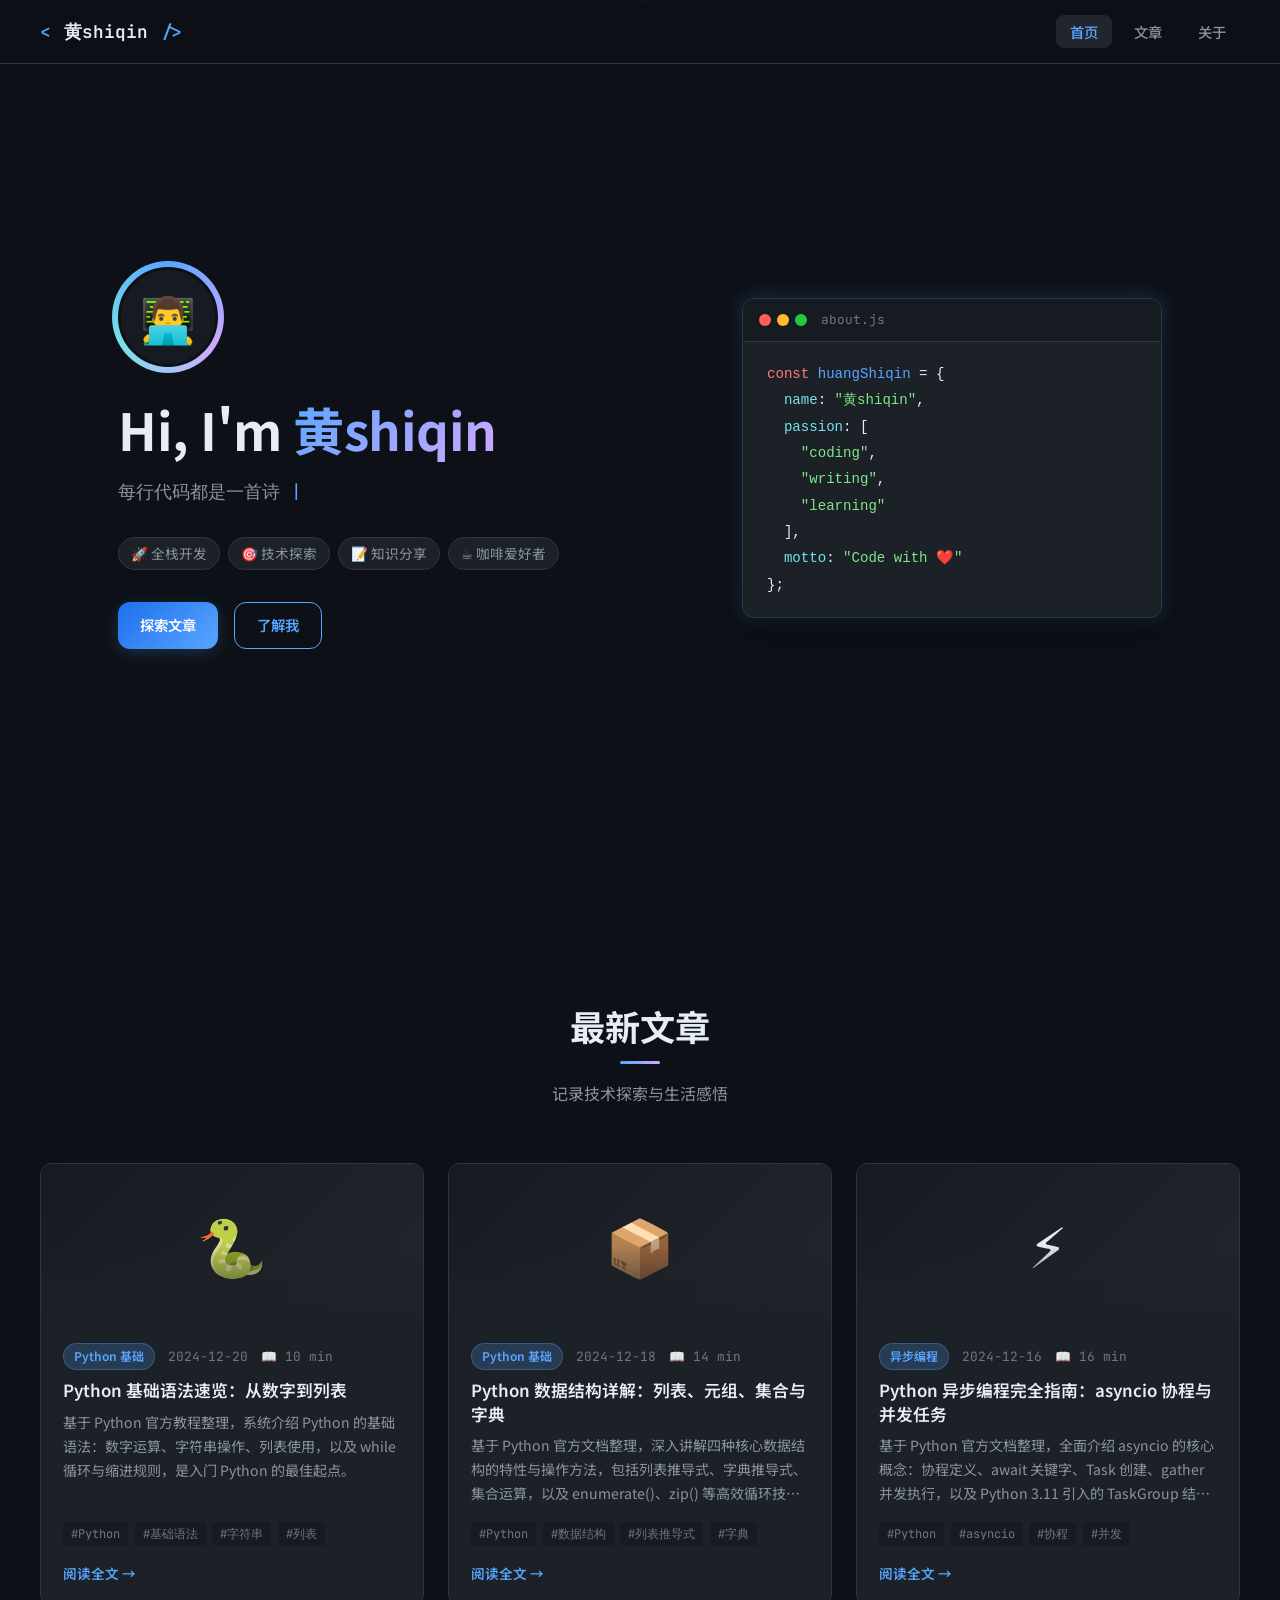
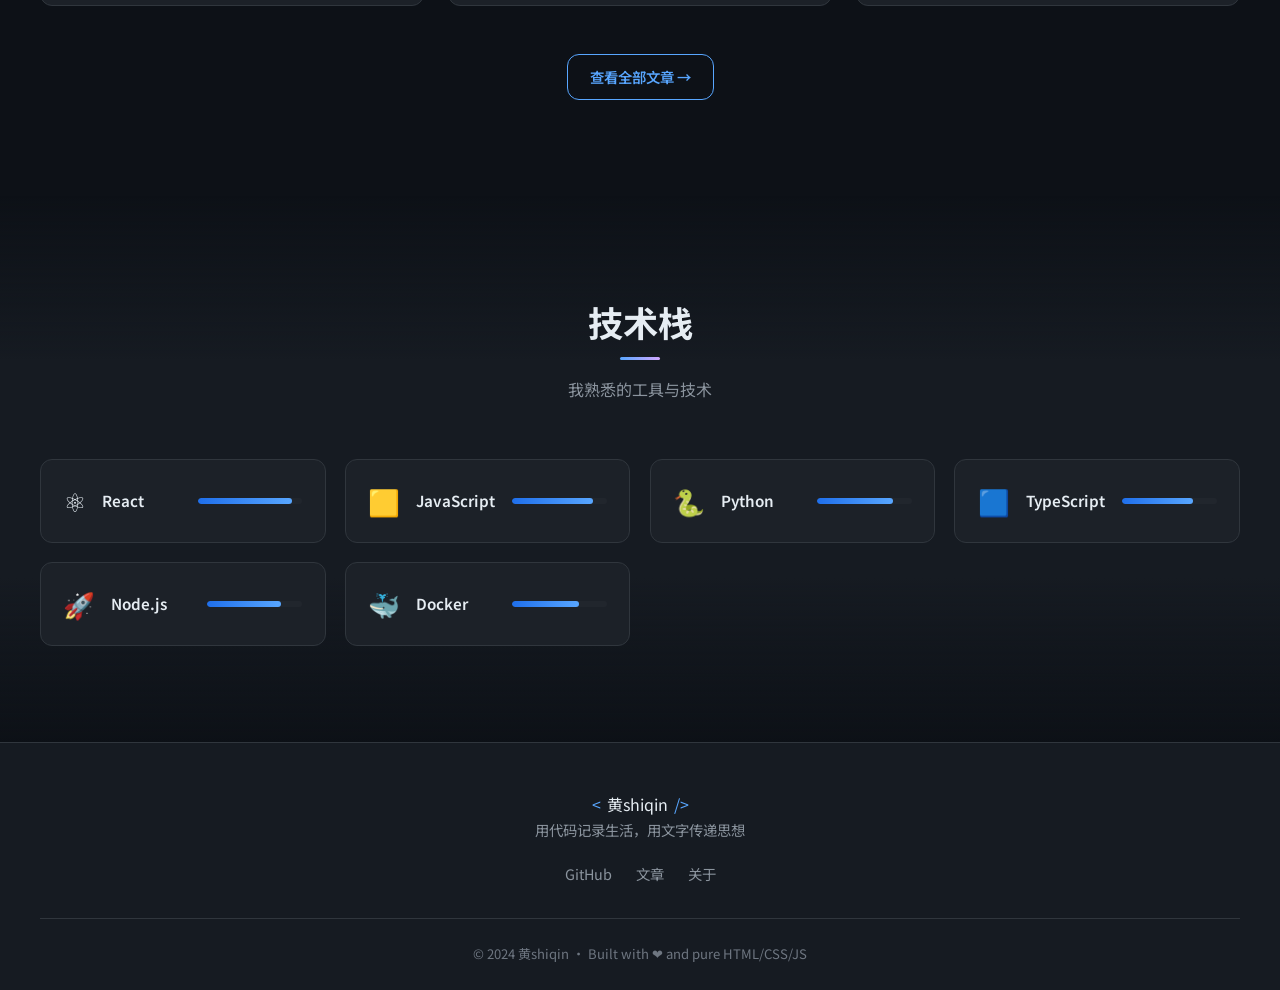
<file: index.html>
<!DOCTYPE html>
<html lang="zh-CN">
<head>
  <meta charset="UTF-8" />
  <meta name="viewport" content="width=device-width, initial-scale=1.0" />
  <title>黄shiqin的博客 - 技术探索与知识分享</title>
  <meta name="description" content="黄shiqin的个人技术博客，分享前端开发、后端技术、DevOps 与 AI 应用等领域的深度文章与实践心得。" />
  <meta name="keywords" content="黄shiqin,技术博客,前端开发,React,Python,Node.js,Docker,TypeScript,AI应用,全栈开发" />
  <meta name="author" content="黄shiqin" />
  <meta name="robots" content="index, follow" />
  <link rel="canonical" href="https://again-h.github.io/blog/" />
  <!-- Open Graph -->
  <meta property="og:type" content="website" />
  <meta property="og:title" content="黄shiqin的博客 - 技术探索与知识分享" />
  <meta property="og:description" content="黄shiqin的个人技术博客，分享前端开发、后端技术、DevOps 与 AI 应用等领域的深度文章与实践心得。" />
  <meta property="og:url" content="https://again-h.github.io/blog/" />
  <meta property="og:site_name" content="黄shiqin的博客" />
  <meta property="og:locale" content="zh_CN" />
  <!-- Twitter Card -->
  <meta name="twitter:card" content="summary" />
  <meta name="twitter:title" content="黄shiqin的博客" />
  <meta name="twitter:description" content="黄shiqin的个人技术博客，分享前端开发、后端技术、DevOps 与 AI 应用等领域的深度文章。" />
  <!-- 结构化数据 -->
  <script type="application/ld+json">
  {
    "@context": "https://schema.org",
    "@type": "Blog",
    "name": "黄shiqin的博客",
    "description": "黄shiqin的个人技术博客，分享前端开发、后端技术、DevOps 与 AI 应用等领域的深度文章。",
    "url": "https://again-h.github.io/blog/",
    "author": {
      "@type": "Person",
      "name": "黄shiqin",
      "url": "https://github.com/again-h"
    },
    "inLanguage": "zh-CN"
  }
  </script>
  <link rel="stylesheet" href="css/style.css" />
  <link rel="preconnect" href="https://fonts.googleapis.com" />
  <link href="https://fonts.googleapis.com/css2?family=JetBrains+Mono:wght@300;400;600&family=Noto+Sans+SC:wght@300;400;500;700&display=swap" rel="stylesheet" />
</head>
<body>
  <!-- 粒子背景 -->
  <div id="particles"></div>

  <!-- 导航栏 -->
  <nav class="navbar" id="navbar">
    <div class="nav-container">
      <a href="index.html" class="nav-logo">
        <span class="logo-bracket">&lt;</span>
        <span class="logo-text">黄shiqin</span>
        <span class="logo-bracket">/&gt;</span>
      </a>
      <ul class="nav-links">
        <li><a href="index.html" class="nav-link active">首页</a></li>
        <li><a href="posts.html" class="nav-link">文章</a></li>
        <li><a href="about.html" class="nav-link">关于</a></li>
      </ul>
      <button class="nav-toggle" id="navToggle">
        <span></span><span></span><span></span>
      </button>
    </div>
  </nav>

  <!-- 英雄区域 -->
  <section class="hero">
    <div class="hero-content">
      <div class="hero-avatar">
        <div class="avatar-ring"></div>
        <div class="avatar-inner">
          <span class="avatar-icon">👨‍💻</span>
        </div>
      </div>
      <h1 class="hero-title">
        Hi, I'm <span class="highlight">黄shiqin</span>
      </h1>
      <p class="hero-subtitle typing-text" id="typingText"></p>
      <div class="hero-tags">
        <span class="tag">🚀 全栈开发</span>
        <span class="tag">🎯 技术探索</span>
        <span class="tag">📝 知识分享</span>
        <span class="tag">☕ 咖啡爱好者</span>
      </div>
      <div class="hero-actions">
        <a href="posts.html" class="btn btn-primary">探索文章</a>
        <a href="about.html" class="btn btn-outline">了解我</a>
      </div>
    </div>
    <div class="hero-decoration">
      <div class="code-block">
        <div class="code-header">
          <span class="dot red"></span>
          <span class="dot yellow"></span>
          <span class="dot green"></span>
          <span class="code-title">about.js</span>
        </div>
        <pre class="code-content"><code><span class="kw">const</span> <span class="var">huangShiqin</span> = {
  <span class="prop">name</span>: <span class="str">"黄shiqin"</span>,
  <span class="prop">passion</span>: [
    <span class="str">"coding"</span>,
    <span class="str">"writing"</span>,
    <span class="str">"learning"</span>
  ],
  <span class="prop">motto</span>: <span class="str">"Code with ❤️"</span>
};</code></pre>
      </div>
    </div>
  </section>

  <!-- 最新文章 -->
  <section class="section latest-posts">
    <div class="container">
      <div class="section-header">
        <h2 class="section-title">最新文章</h2>
        <p class="section-subtitle">记录技术探索与生活感悟</p>
      </div>
      <div class="posts-grid" id="postsGrid">
        <!-- 文章卡片将由 JS 动态生成 -->
      </div>
      <div class="section-footer">
        <a href="posts.html" class="btn btn-outline">查看全部文章 →</a>
      </div>
    </div>
  </section>

  <!-- 技能展示 -->
  <section class="section skills-section">
    <div class="container">
      <div class="section-header">
        <h2 class="section-title">技术栈</h2>
        <p class="section-subtitle">我熟悉的工具与技术</p>
      </div>
      <div class="skills-grid">
        <div class="skill-card" data-level="90">
          <div class="skill-icon">⚛️</div>
          <div class="skill-name">React</div>
          <div class="skill-bar"><div class="skill-fill" data-width="90"></div></div>
        </div>
        <div class="skill-card" data-level="85">
          <div class="skill-icon">🟨</div>
          <div class="skill-name">JavaScript</div>
          <div class="skill-bar"><div class="skill-fill" data-width="85"></div></div>
        </div>
        <div class="skill-card" data-level="80">
          <div class="skill-icon">🐍</div>
          <div class="skill-name">Python</div>
          <div class="skill-bar"><div class="skill-fill" data-width="80"></div></div>
        </div>
        <div class="skill-card" data-level="75">
          <div class="skill-icon">🟦</div>
          <div class="skill-name">TypeScript</div>
          <div class="skill-bar"><div class="skill-fill" data-width="75"></div></div>
        </div>
        <div class="skill-card" data-level="78">
          <div class="skill-icon">🚀</div>
          <div class="skill-name">Node.js</div>
          <div class="skill-bar"><div class="skill-fill" data-width="78"></div></div>
        </div>
        <div class="skill-card" data-level="70">
          <div class="skill-icon">🐳</div>
          <div class="skill-name">Docker</div>
          <div class="skill-bar"><div class="skill-fill" data-width="70"></div></div>
        </div>
      </div>
    </div>
  </section>

  <!-- 页脚 -->
  <footer class="footer">
    <div class="container">
      <div class="footer-content">
        <div class="footer-brand">
          <span class="logo-bracket">&lt;</span>
          <span class="logo-text">黄shiqin</span>
          <span class="logo-bracket">/&gt;</span>
        </div>
        <p class="footer-text">用代码记录生活，用文字传递思想</p>
        <div class="footer-links">
          <a href="https://github.com/again-h" target="_blank" class="footer-link">GitHub</a>
          <a href="posts.html" class="footer-link">文章</a>
          <a href="about.html" class="footer-link">关于</a>
        </div>
      </div>
      <div class="footer-bottom">
        <p>© 2024 黄shiqin · Built with ❤️ and pure HTML/CSS/JS</p>
      </div>
    </div>
  </footer>

  <script src="js/main.js"></script>
  <script src="js/posts-data.js"></script>
  <script src="js/index.js"></script>
</body>
</html>
</file>
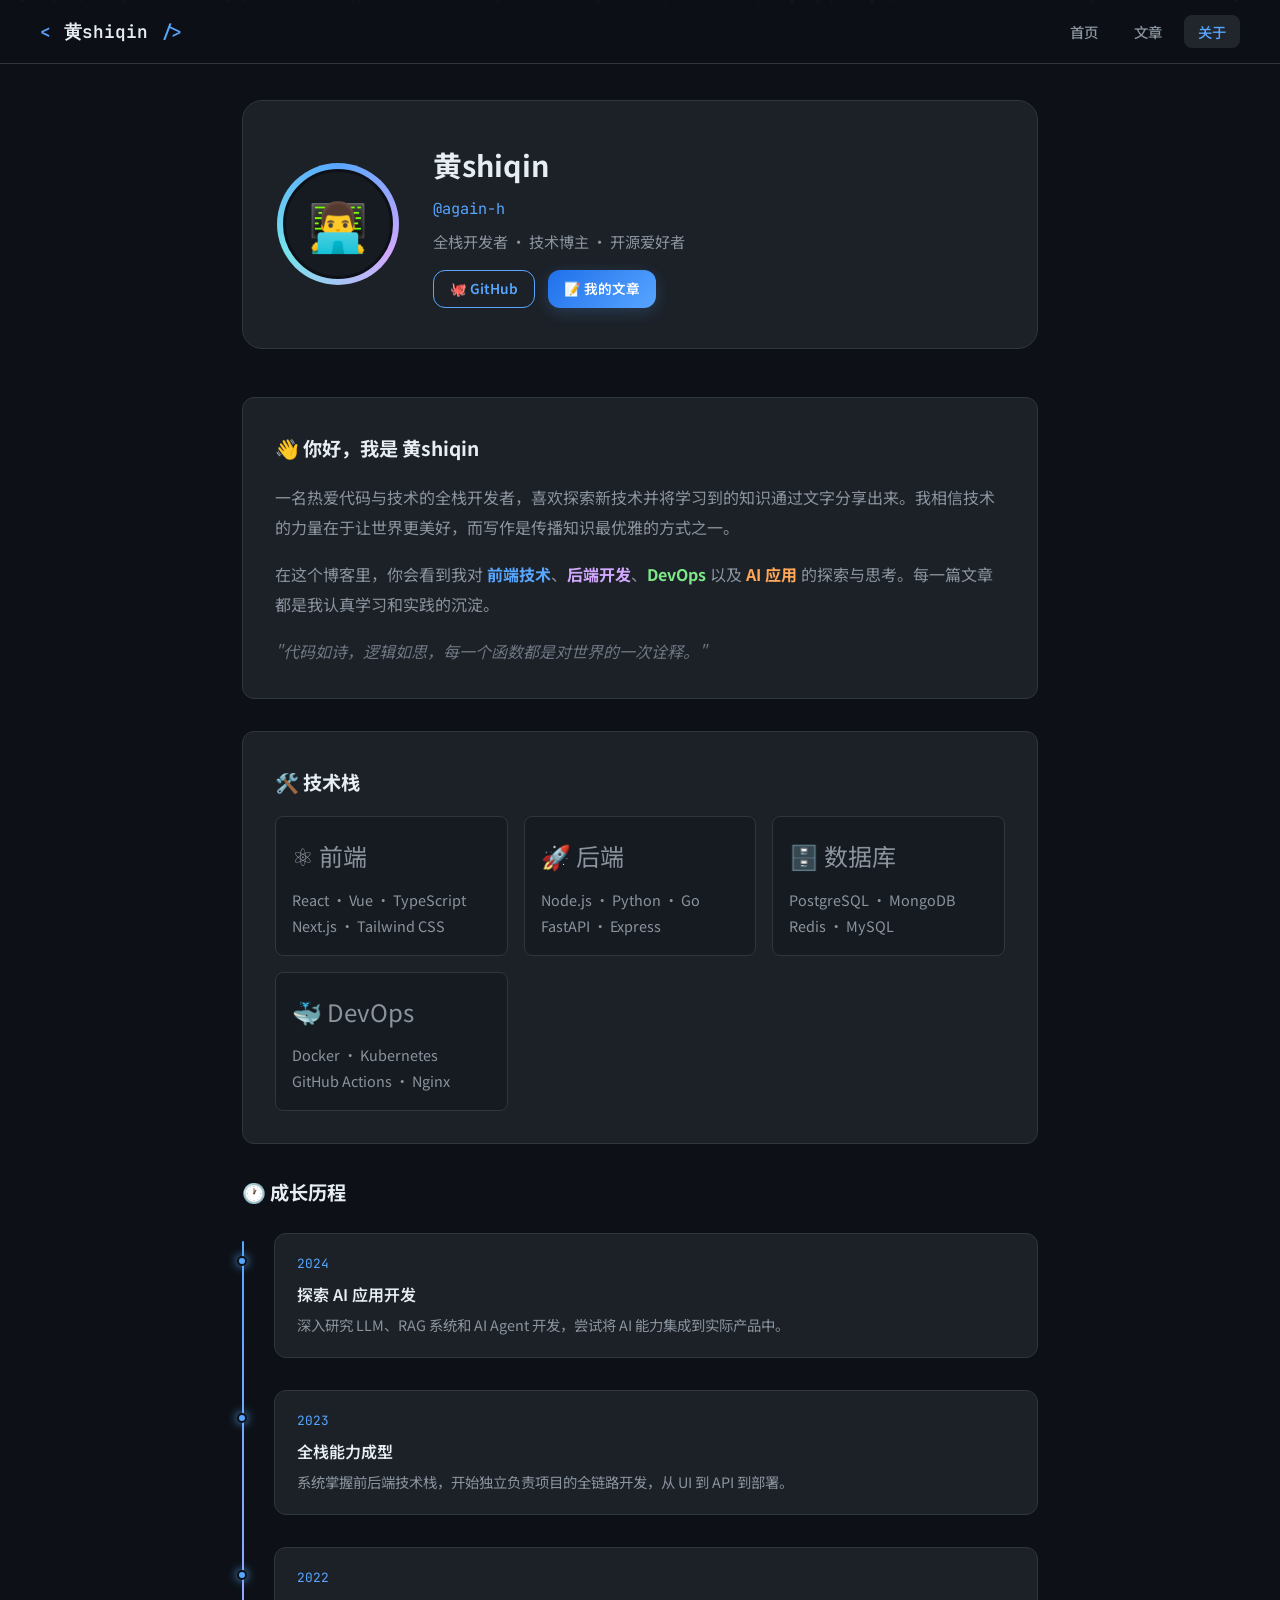
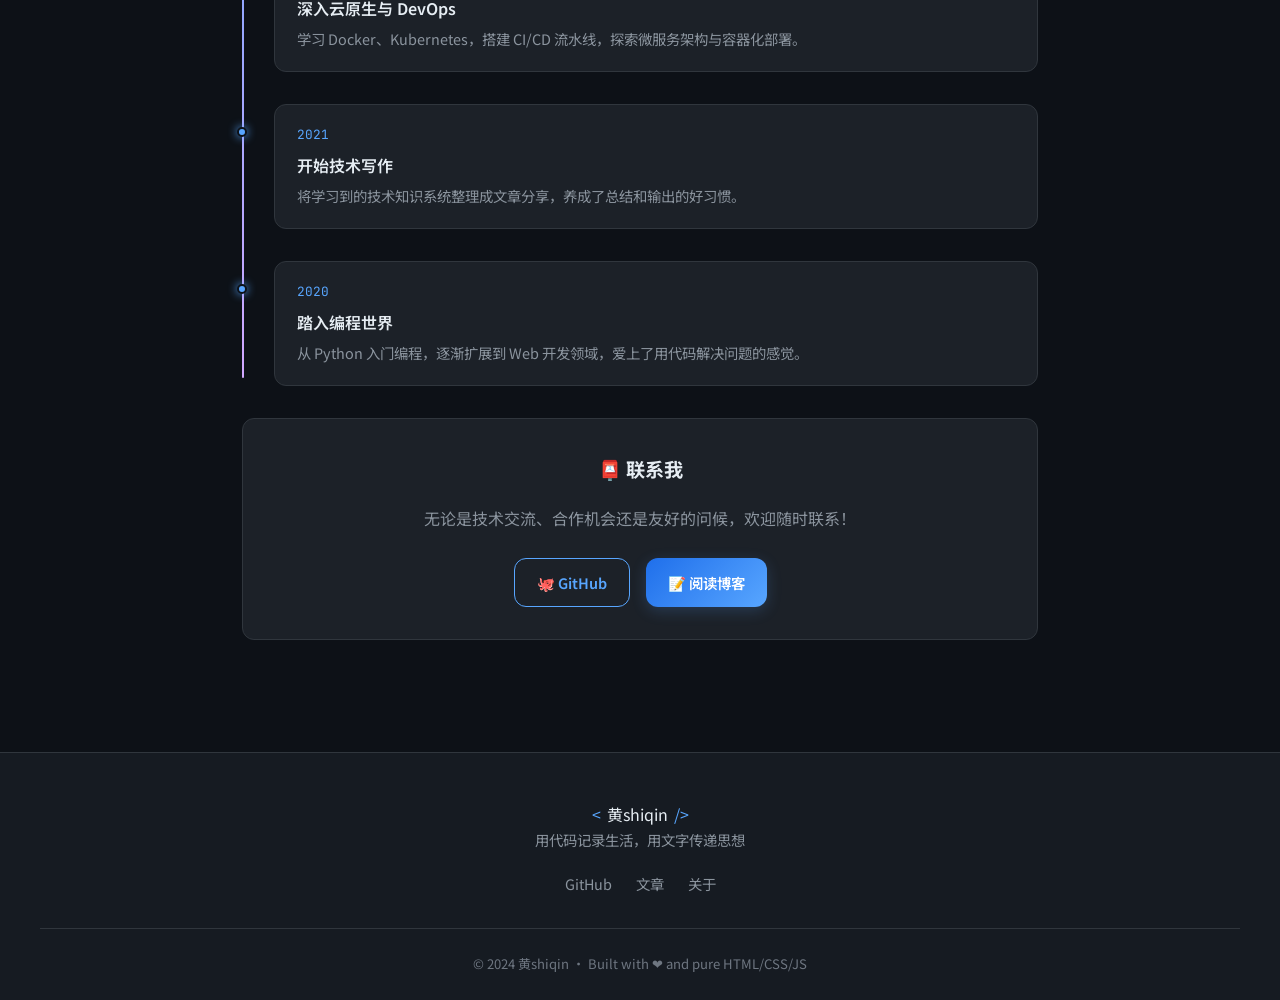
<file: about.html>
<!DOCTYPE html>
<html lang="zh-CN">
<head>
  <meta charset="UTF-8" />
  <meta name="viewport" content="width=device-width, initial-scale=1.0" />
  <title>关于我 - 黄shiqin的博客</title>
  <meta name="description" content="黄shiqin，一名全栈开发者与技术博主，专注于前端开发、后端技术、DevOps 与 AI 应用领域的探索与分享。" />
  <meta name="keywords" content="黄shiqin,全栈开发者,技术博主,again-h" />
  <meta name="author" content="黄shiqin" />
  <meta name="robots" content="index, follow" />
  <link rel="canonical" href="https://again-h.github.io/blog/about.html" />
  <meta property="og:type" content="profile" />
  <meta property="og:title" content="关于黄shiqin - 全栈开发者与技术博主" />
  <meta property="og:description" content="黄shiqin，一名全栈开发者与技术博主，专注于前端开发、后端技术、DevOps 与 AI 应用领域。" />
  <meta property="og:url" content="https://again-h.github.io/blog/about.html" />
  <script type="application/ld+json">
  {
    "@context": "https://schema.org",
    "@type": "Person",
    "name": "黄shiqin",
    "url": "https://again-h.github.io/blog/about.html",
    "sameAs": ["https://github.com/again-h"],
    "jobTitle": "全栈开发者",
    "description": "黄shiqin，全栈开发者与技术博主"
  }
  </script>
  <link rel="stylesheet" href="css/style.css" />
  <link href="https://fonts.googleapis.com/css2?family=JetBrains+Mono:wght@300;400;600&family=Noto+Sans+SC:wght@300;400;500;700&display=swap" rel="stylesheet" />
</head>
<body>
  <div id="particles"></div>

  <nav class="navbar" id="navbar">
    <div class="nav-container">
      <a href="index.html" class="nav-logo">
        <span class="logo-bracket">&lt;</span>
        <span class="logo-text">黄shiqin</span>
        <span class="logo-bracket">/&gt;</span>
      </a>
      <ul class="nav-links">
        <li><a href="index.html" class="nav-link">首页</a></li>
        <li><a href="posts.html" class="nav-link">文章</a></li>
        <li><a href="about.html" class="nav-link active">关于</a></li>
      </ul>
      <button class="nav-toggle" id="navToggle">
        <span></span><span></span><span></span>
      </button>
    </div>
  </nav>

  <div class="about-page">
    <!-- 头部信息 -->
    <div class="about-header fade-up">
      <div class="about-avatar">
        <div class="avatar-ring"></div>
        <div class="avatar-inner">👨‍💻</div>
      </div>
      <div class="about-info">
        <h1>黄shiqin</h1>
        <p style="color:var(--accent); font-family:var(--font-mono); margin-bottom:0.4rem;">@again-h</p>
        <p>全栈开发者 · 技术博主 · 开源爱好者</p>
        <div style="display:flex; gap:0.8rem; margin-top:1rem; flex-wrap:wrap;">
          <a href="https://github.com/again-h" target="_blank" class="btn btn-outline" style="padding:6px 16px; font-size:0.85rem;">
            🐙 GitHub
          </a>
          <a href="posts.html" class="btn btn-primary" style="padding:6px 16px; font-size:0.85rem;">
            📝 我的文章
          </a>
        </div>
      </div>
    </div>

    <!-- 个人简介 -->
    <div class="about-bio fade-up">
      <h2>👋 你好，我是 黄shiqin</h2>
      <p>一名热爱代码与技术的全栈开发者，喜欢探索新技术并将学习到的知识通过文字分享出来。我相信技术的力量在于让世界更美好，而写作是传播知识最优雅的方式之一。</p>
      <p style="margin-top:1rem;">在这个博客里，你会看到我对 <strong style="color:var(--accent)">前端技术</strong>、<strong style="color:var(--purple)">后端开发</strong>、<strong style="color:var(--green)">DevOps</strong> 以及 <strong style="color:var(--orange)">AI 应用</strong> 的探索与思考。每一篇文章都是我认真学习和实践的沉淀。</p>
      <p style="margin-top:1rem; font-style:italic; color:var(--text-muted);">"代码如诗，逻辑如思，每一个函数都是对世界的一次诠释。"</p>
    </div>

    <!-- 技术栈 -->
    <div class="about-bio fade-up">
      <h2>🛠️ 技术栈</h2>
      <div style="display:grid; grid-template-columns:repeat(auto-fill, minmax(200px, 1fr)); gap:1rem; margin-top:1rem;">
        <div style="padding:1rem; background:var(--bg-secondary); border:1px solid var(--border); border-radius:var(--radius-md);">
          <div style="font-size:1.5rem; margin-bottom:0.5rem;">⚛️ 前端</div>
          <div style="color:var(--text-secondary); font-size:0.9rem; line-height:1.8;">
            React · Vue · TypeScript<br/>Next.js · Tailwind CSS
          </div>
        </div>
        <div style="padding:1rem; background:var(--bg-secondary); border:1px solid var(--border); border-radius:var(--radius-md);">
          <div style="font-size:1.5rem; margin-bottom:0.5rem;">🚀 后端</div>
          <div style="color:var(--text-secondary); font-size:0.9rem; line-height:1.8;">
            Node.js · Python · Go<br/>FastAPI · Express
          </div>
        </div>
        <div style="padding:1rem; background:var(--bg-secondary); border:1px solid var(--border); border-radius:var(--radius-md);">
          <div style="font-size:1.5rem; margin-bottom:0.5rem;">🗄️ 数据库</div>
          <div style="color:var(--text-secondary); font-size:0.9rem; line-height:1.8;">
            PostgreSQL · MongoDB<br/>Redis · MySQL
          </div>
        </div>
        <div style="padding:1rem; background:var(--bg-secondary); border:1px solid var(--border); border-radius:var(--radius-md);">
          <div style="font-size:1.5rem; margin-bottom:0.5rem;">🐳 DevOps</div>
          <div style="color:var(--text-secondary); font-size:0.9rem; line-height:1.8;">
            Docker · Kubernetes<br/>GitHub Actions · Nginx
          </div>
        </div>
      </div>
    </div>

    <!-- 成长历程 -->
    <div class="fade-up">
      <h2 style="font-size:1.2rem; margin-bottom:1.5rem; color:var(--text-primary); display:flex; align-items:center; gap:0.5rem;">
        🕐 成长历程
      </h2>
      <div class="timeline">
        <div class="timeline-item">
          <div class="timeline-year">2024</div>
          <div class="timeline-title">探索 AI 应用开发</div>
          <div class="timeline-desc">深入研究 LLM、RAG 系统和 AI Agent 开发，尝试将 AI 能力集成到实际产品中。</div>
        </div>
        <div class="timeline-item">
          <div class="timeline-year">2023</div>
          <div class="timeline-title">全栈能力成型</div>
          <div class="timeline-desc">系统掌握前后端技术栈，开始独立负责项目的全链路开发，从 UI 到 API 到部署。</div>
        </div>
        <div class="timeline-item">
          <div class="timeline-year">2022</div>
          <div class="timeline-title">深入云原生与 DevOps</div>
          <div class="timeline-desc">学习 Docker、Kubernetes，搭建 CI/CD 流水线，探索微服务架构与容器化部署。</div>
        </div>
        <div class="timeline-item">
          <div class="timeline-year">2021</div>
          <div class="timeline-title">开始技术写作</div>
          <div class="timeline-desc">将学习到的技术知识系统整理成文章分享，养成了总结和输出的好习惯。</div>
        </div>
        <div class="timeline-item">
          <div class="timeline-year">2020</div>
          <div class="timeline-title">踏入编程世界</div>
          <div class="timeline-desc">从 Python 入门编程，逐渐扩展到 Web 开发领域，爱上了用代码解决问题的感觉。</div>
        </div>
      </div>
    </div>

    <!-- 联系方式 -->
    <div class="about-bio fade-up" style="margin-top:2rem; text-align:center;">
      <h2 style="justify-content:center;">📮 联系我</h2>
      <p style="margin-top:0.5rem; margin-bottom:1.5rem;">无论是技术交流、合作机会还是友好的问候，欢迎随时联系！</p>
      <div style="display:flex; justify-content:center; gap:1rem; flex-wrap:wrap;">
        <a href="https://github.com/again-h" target="_blank" class="btn btn-outline">
          🐙 GitHub
        </a>
        <a href="posts.html" class="btn btn-primary">
          📝 阅读博客
        </a>
      </div>
    </div>
  </div>

  <footer class="footer">
    <div class="container">
      <div class="footer-content">
        <div class="footer-brand">
          <span class="logo-bracket">&lt;</span>
          <span class="logo-text">黄shiqin</span>
          <span class="logo-bracket">/&gt;</span>
        </div>
        <p class="footer-text">用代码记录生活，用文字传递思想</p>
        <div class="footer-links">
          <a href="https://github.com/again-h" target="_blank" class="footer-link">GitHub</a>
          <a href="posts.html" class="footer-link">文章</a>
          <a href="about.html" class="footer-link">关于</a>
        </div>
      </div>
      <div class="footer-bottom">
        <p>© 2024 黄shiqin · Built with ❤️ and pure HTML/CSS/JS</p>
      </div>
    </div>
  </footer>

  <script src="js/main.js"></script>
  <script src="js/posts-data.js"></script>
</body>
</html>
</file>
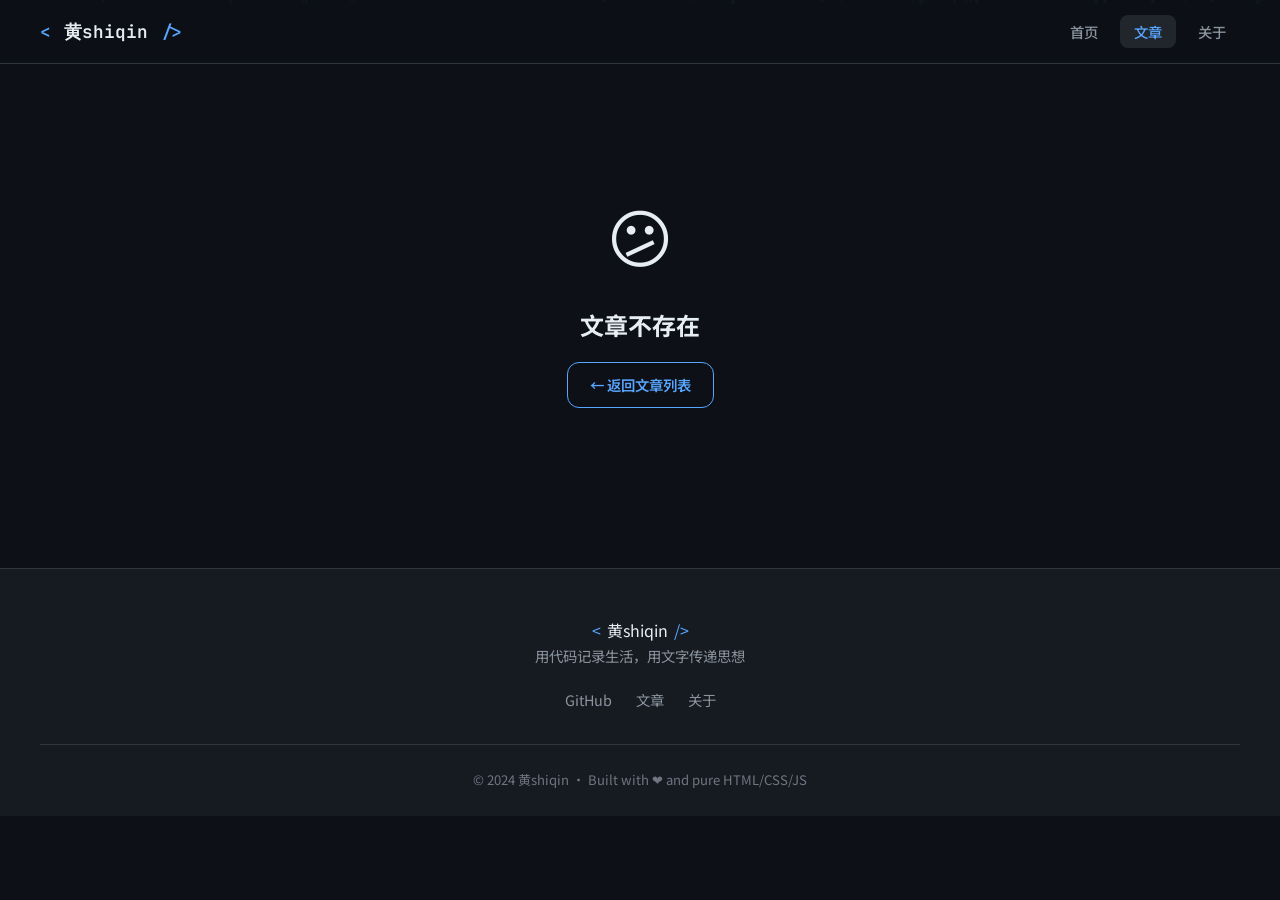
<file: post.html>
<!DOCTYPE html>
<html lang="zh-CN">
<head>
  <meta charset="UTF-8" />
  <meta name="viewport" content="width=device-width, initial-scale=1.0" />
  <title>文章详情 - 黄shiqin的博客</title>
  <meta name="description" content="黄shiqin的技术博客文章详情页" />
  <meta name="author" content="黄shiqin" />
  <meta name="robots" content="index, follow" />
  <meta property="og:type" content="article" />
  <meta property="og:site_name" content="黄shiqin的博客" />
  <link rel="stylesheet" href="css/style.css" />
  <link href="https://fonts.googleapis.com/css2?family=JetBrains+Mono:wght@300;400;600&family=Noto+Sans+SC:wght@300;400;500;700&display=swap" rel="stylesheet" />
</head>
<body>
  <div id="particles"></div>

  <nav class="navbar" id="navbar">
    <div class="nav-container">
      <a href="index.html" class="nav-logo">
        <span class="logo-bracket">&lt;</span>
        <span class="logo-text">黄shiqin</span>
        <span class="logo-bracket">/&gt;</span>
      </a>
      <ul class="nav-links">
        <li><a href="index.html" class="nav-link">首页</a></li>
        <li><a href="posts.html" class="nav-link active">文章</a></li>
        <li><a href="about.html" class="nav-link">关于</a></li>
      </ul>
      <button class="nav-toggle" id="navToggle">
        <span></span><span></span><span></span>
      </button>
    </div>
  </nav>

  <article class="post-detail" id="postDetail">
    <!-- 由 JS 动态渲染 -->
    <div style="text-align:center; padding:5rem; color:var(--text-secondary);">加载中...</div>
  </article>

  <footer class="footer">
    <div class="container">
      <div class="footer-content">
        <div class="footer-brand">
          <span class="logo-bracket">&lt;</span>
          <span class="logo-text">黄shiqin</span>
          <span class="logo-bracket">/&gt;</span>
        </div>
        <p class="footer-text">用代码记录生活，用文字传递思想</p>
        <div class="footer-links">
          <a href="https://github.com/again-h" target="_blank" class="footer-link">GitHub</a>
          <a href="posts.html" class="footer-link">文章</a>
          <a href="about.html" class="footer-link">关于</a>
        </div>
      </div>
      <div class="footer-bottom">
        <p>© 2024 黄shiqin · Built with ❤️ and pure HTML/CSS/JS</p>
      </div>
    </div>
  </footer>

  <script src="js/main.js"></script>
  <script src="js/posts-data.js"></script>
  <script src="js/post.js"></script>
</body>
</html>
</file>
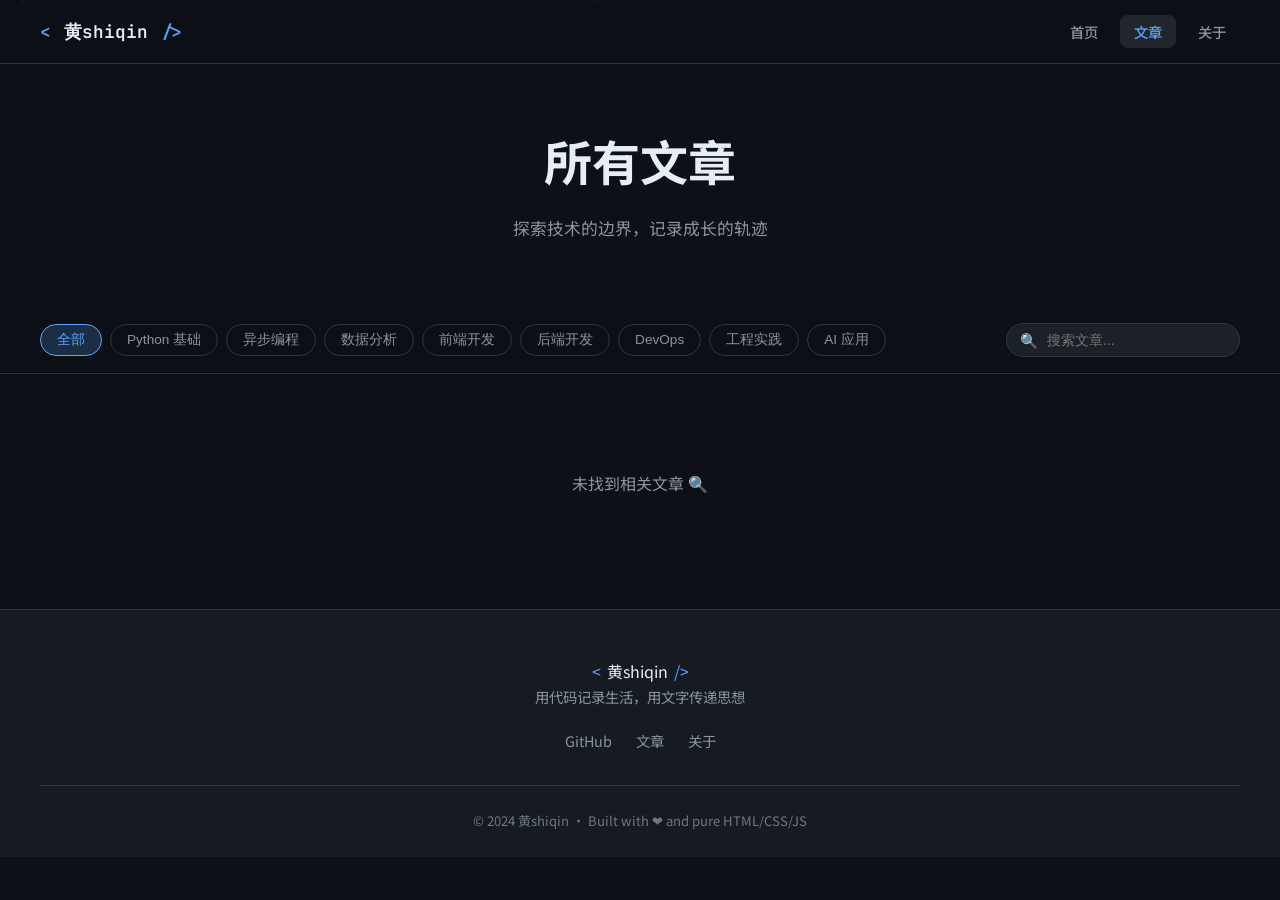
<file: posts.html>
<!DOCTYPE html>
<html lang="zh-CN">
<head>
  <meta charset="UTF-8" />
  <meta name="viewport" content="width=device-width, initial-scale=1.0" />
  <title>所有文章 - 黄shiqin的博客</title>
  <meta name="description" content="黄shiqin的技术博客文章列表，涵盖前端开发、后端技术、DevOps、AI 应用等多个领域。" />
  <meta name="keywords" content="黄shiqin,技术博客,前端,后端,DevOps,AI,技术文章" />
  <meta name="author" content="黄shiqin" />
  <meta name="robots" content="index, follow" />
  <link rel="canonical" href="https://again-h.github.io/blog/posts.html" />
  <meta property="og:type" content="website" />
  <meta property="og:title" content="所有文章 - 黄shiqin的博客" />
  <meta property="og:description" content="黄shiqin的技术博客文章列表" />
  <meta property="og:url" content="https://again-h.github.io/blog/posts.html" />
  <link rel="stylesheet" href="css/style.css" />
  <link href="https://fonts.googleapis.com/css2?family=JetBrains+Mono:wght@300;400;600&family=Noto+Sans+SC:wght@300;400;500;700&display=swap" rel="stylesheet" />
</head>
<body>
  <div id="particles"></div>

  <nav class="navbar" id="navbar">
    <div class="nav-container">
      <a href="index.html" class="nav-logo">
        <span class="logo-bracket">&lt;</span>
        <span class="logo-text">黄shiqin</span>
        <span class="logo-bracket">/&gt;</span>
      </a>
      <ul class="nav-links">
        <li><a href="index.html" class="nav-link">首页</a></li>
        <li><a href="posts.html" class="nav-link active">文章</a></li>
        <li><a href="about.html" class="nav-link">关于</a></li>
      </ul>
      <button class="nav-toggle" id="navToggle">
        <span></span><span></span><span></span>
      </button>
    </div>
  </nav>

  <div class="page-hero">
    <h1 class="page-title fade-up">所有文章</h1>
    <p class="page-subtitle fade-up">探索技术的边界，记录成长的轨迹</p>
  </div>

  <!-- 筛选栏 -->
  <div class="filter-bar">
    <div class="filter-inner">
      <div id="filterBtns"></div>
      <div class="search-box">
        <span class="search-icon">🔍</span>
        <input type="text" id="searchInput" placeholder="搜索文章..." />
      </div>
    </div>
  </div>

  <!-- 文章列表 -->
  <div class="posts-list">
    <div class="posts-grid" id="postsGrid"></div>
    <div id="noResult" style="display:none; text-align:center; padding:3rem; color:var(--text-secondary);">
      未找到相关文章 🔍
    </div>
  </div>

  <footer class="footer">
    <div class="container">
      <div class="footer-content">
        <div class="footer-brand">
          <span class="logo-bracket">&lt;</span>
          <span class="logo-text">黄shiqin</span>
          <span class="logo-bracket">/&gt;</span>
        </div>
        <p class="footer-text">用代码记录生活，用文字传递思想</p>
        <div class="footer-links">
          <a href="https://github.com/again-h" target="_blank" class="footer-link">GitHub</a>
          <a href="posts.html" class="footer-link">文章</a>
          <a href="about.html" class="footer-link">关于</a>
        </div>
      </div>
      <div class="footer-bottom">
        <p>© 2024 黄shiqin · Built with ❤️ and pure HTML/CSS/JS</p>
      </div>
    </div>
  </footer>

  <script src="js/main.js"></script>
  <script src="js/posts-data.js"></script>
  <script src="js/posts.js"></script>
</body>
</html>
</file>
<file: css/style.css>
/* ===========================
   CSS Variables & Reset
   =========================== */
:root {
  --bg-primary: #0d1117;
  --bg-secondary: #161b22;
  --bg-card: #1c2128;
  --bg-hover: #21262d;
  --border: #30363d;
  --border-hover: #484f58;

  --text-primary: #e6edf3;
  --text-secondary: #8b949e;
  --text-muted: #6e7681;

  --accent: #58a6ff;
  --accent-light: #79c0ff;
  --accent-dark: #1f6feb;
  --accent-glow: rgba(88, 166, 255, 0.2);

  --purple: #d2a8ff;
  --green: #7ee787;
  --orange: #ffa657;
  --red: #ff7b72;
  --yellow: #f9e96d;
  --cyan: #76e3ea;

  --font-mono: 'JetBrains Mono', 'Fira Code', monospace;
  --font-sans: 'Noto Sans SC', system-ui, -apple-system, sans-serif;

  --radius-sm: 4px;
  --radius-md: 8px;
  --radius-lg: 12px;
  --radius-xl: 20px;

  --shadow-sm: 0 1px 3px rgba(0,0,0,0.4);
  --shadow-md: 0 4px 12px rgba(0,0,0,0.5);
  --shadow-lg: 0 8px 32px rgba(0,0,0,0.6);
  --shadow-glow: 0 0 20px rgba(88, 166, 255, 0.3);

  --transition: 0.3s ease;
}

*, *::before, *::after {
  box-sizing: border-box;
  margin: 0;
  padding: 0;
}

html {
  scroll-behavior: smooth;
  font-size: 16px;
}

body {
  background-color: var(--bg-primary);
  color: var(--text-primary);
  font-family: var(--font-sans);
  line-height: 1.7;
  overflow-x: hidden;
}

a {
  color: var(--accent);
  text-decoration: none;
  transition: color var(--transition);
}

a:hover { color: var(--accent-light); }

img { max-width: 100%; height: auto; }

/* ===========================
   Particles Background
   =========================== */
#particles {
  position: fixed;
  top: 0; left: 0;
  width: 100%; height: 100%;
  pointer-events: none;
  z-index: 0;
  overflow: hidden;
}

.particle {
  position: absolute;
  width: 2px;
  height: 2px;
  background: var(--accent);
  border-radius: 50%;
  opacity: 0;
  animation: float-particle linear infinite;
}

@keyframes float-particle {
  0% { transform: translateY(100vh) scale(0); opacity: 0; }
  10% { opacity: 0.6; }
  90% { opacity: 0.3; }
  100% { transform: translateY(-10vh) scale(1); opacity: 0; }
}

/* ===========================
   Navigation
   =========================== */
.navbar {
  position: fixed;
  top: 0;
  left: 0;
  right: 0;
  z-index: 1000;
  padding: 0 2rem;
  height: 64px;
  background: rgba(13, 17, 23, 0.85);
  backdrop-filter: blur(20px);
  -webkit-backdrop-filter: blur(20px);
  border-bottom: 1px solid var(--border);
  transition: all var(--transition);
}

.navbar.scrolled {
  height: 56px;
  box-shadow: var(--shadow-md);
}

.nav-container {
  max-width: 1200px;
  margin: 0 auto;
  height: 100%;
  display: flex;
  align-items: center;
  justify-content: space-between;
}

.nav-logo {
  font-family: var(--font-mono);
  font-size: 1.1rem;
  font-weight: 600;
  color: var(--text-primary);
  text-decoration: none;
  transition: all var(--transition);
}

.nav-logo:hover { color: var(--text-primary); }
.nav-logo:hover .logo-bracket { color: var(--accent); }

.logo-bracket {
  color: var(--accent);
  transition: color var(--transition);
}

.logo-text {
  color: var(--text-primary);
  margin: 0 2px;
}

.nav-links {
  display: flex;
  list-style: none;
  gap: 0.5rem;
}

.nav-link {
  padding: 6px 14px;
  border-radius: var(--radius-md);
  color: var(--text-secondary);
  font-size: 0.9rem;
  font-weight: 500;
  transition: all var(--transition);
  position: relative;
}

.nav-link:hover,
.nav-link.active {
  color: var(--text-primary);
  background: var(--bg-hover);
}

.nav-link.active {
  color: var(--accent);
}

.nav-toggle {
  display: none;
  flex-direction: column;
  gap: 5px;
  background: none;
  border: none;
  cursor: pointer;
  padding: 4px;
}

.nav-toggle span {
  display: block;
  width: 22px;
  height: 2px;
  background: var(--text-secondary);
  border-radius: 2px;
  transition: all var(--transition);
}

/* ===========================
   Hero Section
   =========================== */
.hero {
  min-height: 100vh;
  display: flex;
  align-items: center;
  justify-content: center;
  padding: 80px 2rem 4rem;
  position: relative;
  z-index: 1;
  gap: 4rem;
  max-width: 1200px;
  margin: 0 auto;
}

.hero-content {
  flex: 1;
  max-width: 560px;
}

.hero-avatar {
  position: relative;
  width: 100px;
  height: 100px;
  margin-bottom: 2rem;
}

.avatar-ring {
  position: absolute;
  inset: -6px;
  border-radius: 50%;
  background: conic-gradient(var(--accent), var(--purple), var(--cyan), var(--accent));
  animation: spin 4s linear infinite;
}

@keyframes spin {
  to { transform: rotate(360deg); }
}

.avatar-inner {
  position: relative;
  width: 100%;
  height: 100%;
  background: var(--bg-secondary);
  border-radius: 50%;
  display: flex;
  align-items: center;
  justify-content: center;
  font-size: 2.8rem;
  z-index: 1;
  border: 3px solid var(--bg-primary);
}

.hero-title {
  font-size: clamp(2rem, 5vw, 3.2rem);
  font-weight: 700;
  line-height: 1.2;
  margin-bottom: 1rem;
  letter-spacing: -0.5px;
}

.highlight {
  background: linear-gradient(135deg, var(--accent), var(--purple));
  -webkit-background-clip: text;
  -webkit-text-fill-color: transparent;
  background-clip: text;
}

.hero-subtitle {
  font-size: 1.1rem;
  color: var(--text-secondary);
  margin-bottom: 1.8rem;
  min-height: 2rem;
  font-family: var(--font-mono);
}

.hero-subtitle::after {
  content: '|';
  animation: blink 1s step-end infinite;
  color: var(--accent);
}

@keyframes blink {
  50% { opacity: 0; }
}

.hero-tags {
  display: flex;
  flex-wrap: wrap;
  gap: 0.5rem;
  margin-bottom: 2rem;
}

.tag {
  background: var(--bg-card);
  border: 1px solid var(--border);
  padding: 4px 12px;
  border-radius: 20px;
  font-size: 0.85rem;
  color: var(--text-secondary);
  transition: all var(--transition);
}

.tag:hover {
  border-color: var(--accent);
  color: var(--accent);
  box-shadow: 0 0 10px var(--accent-glow);
}

.hero-actions {
  display: flex;
  gap: 1rem;
  flex-wrap: wrap;
}

/* ===========================
   Buttons
   =========================== */
.btn {
  display: inline-flex;
  align-items: center;
  padding: 10px 22px;
  border-radius: var(--radius-lg);
  font-size: 0.9rem;
  font-weight: 600;
  cursor: pointer;
  transition: all var(--transition);
  border: none;
  text-decoration: none;
}

.btn-primary {
  background: linear-gradient(135deg, var(--accent-dark), var(--accent));
  color: #fff;
  box-shadow: 0 4px 15px var(--accent-glow);
}

.btn-primary:hover {
  transform: translateY(-2px);
  box-shadow: 0 6px 20px var(--accent-glow);
  color: #fff;
}

.btn-outline {
  background: transparent;
  color: var(--accent);
  border: 1px solid var(--accent);
}

.btn-outline:hover {
  background: var(--accent-glow);
  transform: translateY(-2px);
  color: var(--accent-light);
}

/* ===========================
   Code Block (Hero Decoration)
   =========================== */
.hero-decoration {
  flex: 1;
  max-width: 420px;
}

.code-block {
  background: var(--bg-card);
  border: 1px solid var(--border);
  border-radius: var(--radius-lg);
  overflow: hidden;
  box-shadow: var(--shadow-lg), var(--shadow-glow);
  animation: float 6s ease-in-out infinite;
}

@keyframes float {
  0%, 100% { transform: translateY(0); }
  50% { transform: translateY(-12px); }
}

.code-header {
  background: var(--bg-secondary);
  padding: 10px 16px;
  display: flex;
  align-items: center;
  gap: 6px;
  border-bottom: 1px solid var(--border);
}

.dot {
  width: 12px;
  height: 12px;
  border-radius: 50%;
}
.dot.red { background: #ff5f57; }
.dot.yellow { background: #febc2e; }
.dot.green { background: #28c840; }

.code-title {
  font-family: var(--font-mono);
  font-size: 0.8rem;
  color: var(--text-muted);
  margin-left: 8px;
}

.code-content {
  padding: 1.2rem 1.5rem;
  font-family: var(--font-mono);
  font-size: 0.88rem;
  line-height: 1.8;
  overflow-x: auto;
}

.code-content .kw { color: var(--red); }
.code-content .var { color: var(--accent); }
.code-content .prop { color: var(--cyan); }
.code-content .str { color: var(--green); }

/* ===========================
   Sections
   =========================== */
.section {
  padding: 6rem 2rem;
  position: relative;
  z-index: 1;
}

.container {
  max-width: 1200px;
  margin: 0 auto;
}

.section-header {
  text-align: center;
  margin-bottom: 3.5rem;
}

.section-title {
  font-size: clamp(1.6rem, 4vw, 2.2rem);
  font-weight: 700;
  margin-bottom: 0.5rem;
  position: relative;
  display: inline-block;
}

.section-title::after {
  content: '';
  position: absolute;
  bottom: -8px;
  left: 50%;
  transform: translateX(-50%);
  width: 40px;
  height: 3px;
  background: linear-gradient(90deg, var(--accent), var(--purple));
  border-radius: 2px;
}

.section-subtitle {
  color: var(--text-secondary);
  font-size: 1rem;
  margin-top: 1rem;
}

.section-footer {
  text-align: center;
  margin-top: 3rem;
}

/* ===========================
   Posts Grid
   =========================== */
.posts-grid {
  display: grid;
  grid-template-columns: repeat(auto-fill, minmax(320px, 1fr));
  gap: 1.5rem;
}

.post-card {
  background: var(--bg-card);
  border: 1px solid var(--border);
  border-radius: var(--radius-lg);
  overflow: hidden;
  transition: all var(--transition);
  cursor: pointer;
  display: flex;
  flex-direction: column;
}

.post-card:hover {
  border-color: var(--border-hover);
  transform: translateY(-4px);
  box-shadow: var(--shadow-md), 0 0 20px rgba(88, 166, 255, 0.1);
}

.post-card-image {
  height: 160px;
  display: flex;
  align-items: center;
  justify-content: center;
  font-size: 3.5rem;
  background: linear-gradient(135deg, var(--bg-secondary), var(--bg-hover));
  position: relative;
  overflow: hidden;
}

.post-card-image::after {
  content: '';
  position: absolute;
  inset: 0;
  background: linear-gradient(to bottom, transparent 50%, var(--bg-card));
}

.post-card-body {
  padding: 1.2rem 1.4rem;
  flex: 1;
  display: flex;
  flex-direction: column;
}

.post-card-meta {
  display: flex;
  align-items: center;
  gap: 0.8rem;
  margin-bottom: 0.6rem;
}

.post-category {
  background: var(--accent-glow);
  color: var(--accent);
  border: 1px solid rgba(88,166,255,0.3);
  padding: 2px 10px;
  border-radius: 20px;
  font-size: 0.75rem;
  font-weight: 600;
}

.post-date {
  color: var(--text-muted);
  font-size: 0.8rem;
  font-family: var(--font-mono);
}

.post-title {
  font-size: 1.05rem;
  font-weight: 600;
  color: var(--text-primary);
  margin-bottom: 0.5rem;
  transition: color var(--transition);
  line-height: 1.4;
}

.post-card:hover .post-title { color: var(--accent); }

.post-excerpt {
  color: var(--text-secondary);
  font-size: 0.88rem;
  flex: 1;
  display: -webkit-box;
  -webkit-line-clamp: 3;
  -webkit-box-orient: vertical;
  overflow: hidden;
}

.post-tags {
  display: flex;
  flex-wrap: wrap;
  gap: 0.4rem;
  margin-top: 1rem;
}

.post-tag {
  background: var(--bg-secondary);
  color: var(--text-muted);
  padding: 2px 8px;
  border-radius: 4px;
  font-size: 0.75rem;
  font-family: var(--font-mono);
}

.read-more {
  display: inline-flex;
  align-items: center;
  gap: 4px;
  margin-top: 1rem;
  color: var(--accent);
  font-size: 0.85rem;
  font-weight: 600;
  transition: gap var(--transition);
}

.post-card:hover .read-more { gap: 8px; }

/* ===========================
   Skills Section
   =========================== */
.skills-section {
  background: linear-gradient(180deg, transparent, var(--bg-secondary) 30%, var(--bg-secondary) 70%, transparent);
}

.skills-grid {
  display: grid;
  grid-template-columns: repeat(auto-fill, minmax(280px, 1fr));
  gap: 1.2rem;
}

.skill-card {
  background: var(--bg-card);
  border: 1px solid var(--border);
  border-radius: var(--radius-lg);
  padding: 1.2rem 1.4rem;
  display: flex;
  align-items: center;
  gap: 1rem;
  transition: all var(--transition);
}

.skill-card:hover {
  border-color: var(--accent);
  box-shadow: 0 0 15px var(--accent-glow);
}

.skill-icon { font-size: 1.6rem; flex-shrink: 0; }

.skill-name {
  font-weight: 600;
  font-size: 0.95rem;
  min-width: 80px;
}

.skill-bar {
  flex: 1;
  height: 6px;
  background: var(--bg-hover);
  border-radius: 3px;
  overflow: hidden;
}

.skill-fill {
  height: 100%;
  background: linear-gradient(90deg, var(--accent-dark), var(--accent));
  border-radius: 3px;
  width: 0;
  transition: width 1.2s cubic-bezier(0.4, 0, 0.2, 1);
}

/* ===========================
   Footer
   =========================== */
.footer {
  background: var(--bg-secondary);
  border-top: 1px solid var(--border);
  padding: 3rem 2rem 1.5rem;
  position: relative;
  z-index: 1;
}

.footer-content {
  text-align: center;
  margin-bottom: 2rem;
}

.footer .nav-logo {
  font-size: 1.2rem;
  display: inline-block;
  margin-bottom: 0.8rem;
}

.footer-text {
  color: var(--text-secondary);
  margin-bottom: 1.2rem;
  font-size: 0.9rem;
}

.footer-links {
  display: flex;
  justify-content: center;
  gap: 1.5rem;
}

.footer-link {
  color: var(--text-secondary);
  font-size: 0.9rem;
  transition: color var(--transition);
}

.footer-link:hover { color: var(--accent); }

.footer-bottom {
  text-align: center;
  border-top: 1px solid var(--border);
  padding-top: 1.5rem;
  color: var(--text-muted);
  font-size: 0.82rem;
}

/* ===========================
   Posts Page
   =========================== */
.page-hero {
  padding: 120px 2rem 4rem;
  text-align: center;
  position: relative;
  z-index: 1;
}

.page-title {
  font-size: clamp(2rem, 5vw, 3rem);
  font-weight: 700;
  margin-bottom: 0.8rem;
}

.page-subtitle {
  color: var(--text-secondary);
  font-size: 1.05rem;
}

.filter-bar {
  position: sticky;
  top: 64px;
  z-index: 100;
  background: rgba(13,17,23,0.9);
  backdrop-filter: blur(20px);
  padding: 1rem 2rem;
  border-bottom: 1px solid var(--border);
  margin-bottom: 3rem;
}

.filter-inner {
  max-width: 1200px;
  margin: 0 auto;
  display: flex;
  gap: 0.5rem;
  flex-wrap: wrap;
  align-items: center;
}

.filter-btn {
  padding: 6px 16px;
  border-radius: 20px;
  border: 1px solid var(--border);
  background: transparent;
  color: var(--text-secondary);
  font-size: 0.85rem;
  cursor: pointer;
  transition: all var(--transition);
}

.filter-btn:hover,
.filter-btn.active {
  border-color: var(--accent);
  color: var(--accent);
  background: var(--accent-glow);
}

.posts-list {
  max-width: 1200px;
  margin: 0 auto;
  padding: 0 2rem 4rem;
  position: relative;
  z-index: 1;
}

/* ===========================
   Post Detail Page
   =========================== */
.post-detail {
  max-width: 780px;
  margin: 0 auto;
  padding: 100px 2rem 5rem;
  position: relative;
  z-index: 1;
}

.post-header {
  margin-bottom: 2.5rem;
}

.post-header-meta {
  display: flex;
  align-items: center;
  gap: 1rem;
  margin-bottom: 1.2rem;
  flex-wrap: wrap;
}

.post-header-title {
  font-size: clamp(1.8rem, 4vw, 2.4rem);
  font-weight: 700;
  line-height: 1.25;
  margin-bottom: 1rem;
}

.post-body {
  color: var(--text-secondary);
  line-height: 1.9;
  font-size: 1.02rem;
}

.post-body h2 {
  color: var(--text-primary);
  font-size: 1.5rem;
  margin: 2.5rem 0 1rem;
  padding-bottom: 0.5rem;
  border-bottom: 1px solid var(--border);
}

.post-body h3 {
  color: var(--text-primary);
  font-size: 1.2rem;
  margin: 2rem 0 0.8rem;
}

.post-body p { margin-bottom: 1.2rem; }

.post-body pre {
  background: var(--bg-card);
  border: 1px solid var(--border);
  border-radius: var(--radius-md);
  padding: 1.2rem 1.5rem;
  overflow-x: auto;
  margin: 1.5rem 0;
  font-family: var(--font-mono);
  font-size: 0.88rem;
  line-height: 1.7;
}

.post-body code {
  font-family: var(--font-mono);
  background: var(--bg-card);
  border: 1px solid var(--border);
  padding: 2px 6px;
  border-radius: 4px;
  font-size: 0.88em;
  color: var(--orange);
}

.post-body pre code {
  background: none;
  border: none;
  padding: 0;
  color: var(--text-primary);
}

.post-body blockquote {
  border-left: 3px solid var(--accent);
  padding: 0.8rem 1.2rem;
  margin: 1.5rem 0;
  background: var(--bg-card);
  border-radius: 0 var(--radius-md) var(--radius-md) 0;
  color: var(--text-secondary);
  font-style: italic;
}

.post-body ul, .post-body ol {
  padding-left: 1.5rem;
  margin-bottom: 1.2rem;
}

.post-body li { margin-bottom: 0.4rem; }

.post-body a {
  color: var(--accent);
  text-decoration: underline;
  text-underline-offset: 3px;
}

/* ===========================
   About Page
   =========================== */
.about-page {
  max-width: 860px;
  margin: 0 auto;
  padding: 100px 2rem 5rem;
  position: relative;
  z-index: 1;
}

.about-header {
  display: flex;
  align-items: center;
  gap: 2.5rem;
  margin-bottom: 3rem;
  padding: 2.5rem;
  background: var(--bg-card);
  border: 1px solid var(--border);
  border-radius: var(--radius-xl);
}

.about-avatar {
  position: relative;
  width: 110px;
  height: 110px;
  flex-shrink: 0;
}

.about-avatar .avatar-ring {
  position: absolute;
  inset: -6px;
  border-radius: 50%;
  background: conic-gradient(var(--accent), var(--purple), var(--cyan), var(--accent));
  animation: spin 4s linear infinite;
}

.about-avatar .avatar-inner {
  position: relative;
  width: 100%;
  height: 100%;
  background: var(--bg-secondary);
  border-radius: 50%;
  display: flex;
  align-items: center;
  justify-content: center;
  font-size: 3rem;
  z-index: 1;
  border: 3px solid var(--bg-primary);
}

.about-info h1 {
  font-size: 1.8rem;
  font-weight: 700;
  margin-bottom: 0.4rem;
}

.about-info p {
  color: var(--text-secondary);
  font-size: 0.95rem;
}

.about-bio {
  background: var(--bg-card);
  border: 1px solid var(--border);
  border-radius: var(--radius-lg);
  padding: 2rem;
  margin-bottom: 2rem;
  color: var(--text-secondary);
  line-height: 1.9;
}

.about-bio h2 {
  color: var(--text-primary);
  font-size: 1.2rem;
  margin-bottom: 1rem;
  display: flex;
  align-items: center;
  gap: 0.5rem;
}

.timeline {
  position: relative;
  padding-left: 2rem;
}

.timeline::before {
  content: '';
  position: absolute;
  left: 0;
  top: 8px;
  bottom: 8px;
  width: 2px;
  background: linear-gradient(to bottom, var(--accent), var(--purple));
  border-radius: 2px;
}

.timeline-item {
  position: relative;
  margin-bottom: 2rem;
  background: var(--bg-card);
  border: 1px solid var(--border);
  border-radius: var(--radius-lg);
  padding: 1.2rem 1.4rem;
}

.timeline-item::before {
  content: '';
  position: absolute;
  left: -2.4rem;
  top: 1.4rem;
  width: 10px;
  height: 10px;
  background: var(--accent);
  border-radius: 50%;
  border: 2px solid var(--bg-primary);
  box-shadow: 0 0 10px var(--accent);
}

.timeline-year {
  font-family: var(--font-mono);
  font-size: 0.8rem;
  color: var(--accent);
  margin-bottom: 0.4rem;
}

.timeline-title {
  font-weight: 600;
  margin-bottom: 0.3rem;
}

.timeline-desc {
  color: var(--text-secondary);
  font-size: 0.9rem;
}

/* ===========================
   Search Box
   =========================== */
.search-box {
  position: relative;
  max-width: 400px;
  margin-left: auto;
}

.search-box input {
  width: 100%;
  padding: 8px 16px 8px 40px;
  background: var(--bg-card);
  border: 1px solid var(--border);
  border-radius: 20px;
  color: var(--text-primary);
  font-size: 0.88rem;
  outline: none;
  transition: all var(--transition);
}

.search-box input:focus {
  border-color: var(--accent);
  box-shadow: 0 0 0 3px var(--accent-glow);
}

.search-icon {
  position: absolute;
  left: 14px;
  top: 50%;
  transform: translateY(-50%);
  color: var(--text-muted);
  font-size: 0.9rem;
}

/* ===========================
   Pagination
   =========================== */
.pagination {
  display: flex;
  justify-content: center;
  gap: 0.5rem;
  margin-top: 3rem;
}

.page-btn {
  width: 36px;
  height: 36px;
  border-radius: var(--radius-md);
  border: 1px solid var(--border);
  background: transparent;
  color: var(--text-secondary);
  cursor: pointer;
  transition: all var(--transition);
  display: flex;
  align-items: center;
  justify-content: center;
  font-size: 0.88rem;
}

.page-btn:hover, .page-btn.active {
  border-color: var(--accent);
  color: var(--accent);
  background: var(--accent-glow);
}

/* ===========================
   Scroll to Top
   =========================== */
.scroll-top {
  position: fixed;
  bottom: 2rem;
  right: 2rem;
  width: 42px;
  height: 42px;
  background: var(--accent-dark);
  color: #fff;
  border: none;
  border-radius: var(--radius-md);
  cursor: pointer;
  display: flex;
  align-items: center;
  justify-content: center;
  font-size: 1rem;
  opacity: 0;
  transform: translateY(10px);
  transition: all var(--transition);
  z-index: 999;
  box-shadow: var(--shadow-md);
}

.scroll-top.visible {
  opacity: 1;
  transform: translateY(0);
}

.scroll-top:hover {
  background: var(--accent);
  transform: translateY(-3px);
}

/* ===========================
   Animations
   =========================== */
.fade-up {
  opacity: 0;
  transform: translateY(30px);
  transition: opacity 0.6s ease, transform 0.6s ease;
}

.fade-up.visible {
  opacity: 1;
  transform: translateY(0);
}

/* ===========================
   Responsive
   =========================== */
@media (max-width: 900px) {
  .hero {
    flex-direction: column;
    text-align: center;
    padding-top: 100px;
    gap: 3rem;
  }

  .hero-avatar { margin: 0 auto 1.5rem; }
  .hero-tags, .hero-actions { justify-content: center; }

  .hero-decoration { width: 100%; max-width: 400px; }

  .about-header {
    flex-direction: column;
    text-align: center;
  }
}

@media (max-width: 600px) {
  .nav-links {
    display: none;
    position: fixed;
    top: 64px; left: 0; right: 0;
    background: var(--bg-primary);
    flex-direction: column;
    padding: 1rem;
    border-bottom: 1px solid var(--border);
    gap: 0.3rem;
  }

  .nav-links.open { display: flex; }
  .nav-toggle { display: flex; }

  .posts-grid { grid-template-columns: 1fr; }
  .skills-grid { grid-template-columns: 1fr; }

  .filter-inner { flex-direction: column; align-items: flex-start; }
  .search-box { max-width: 100%; width: 100%; }
}
</file>
